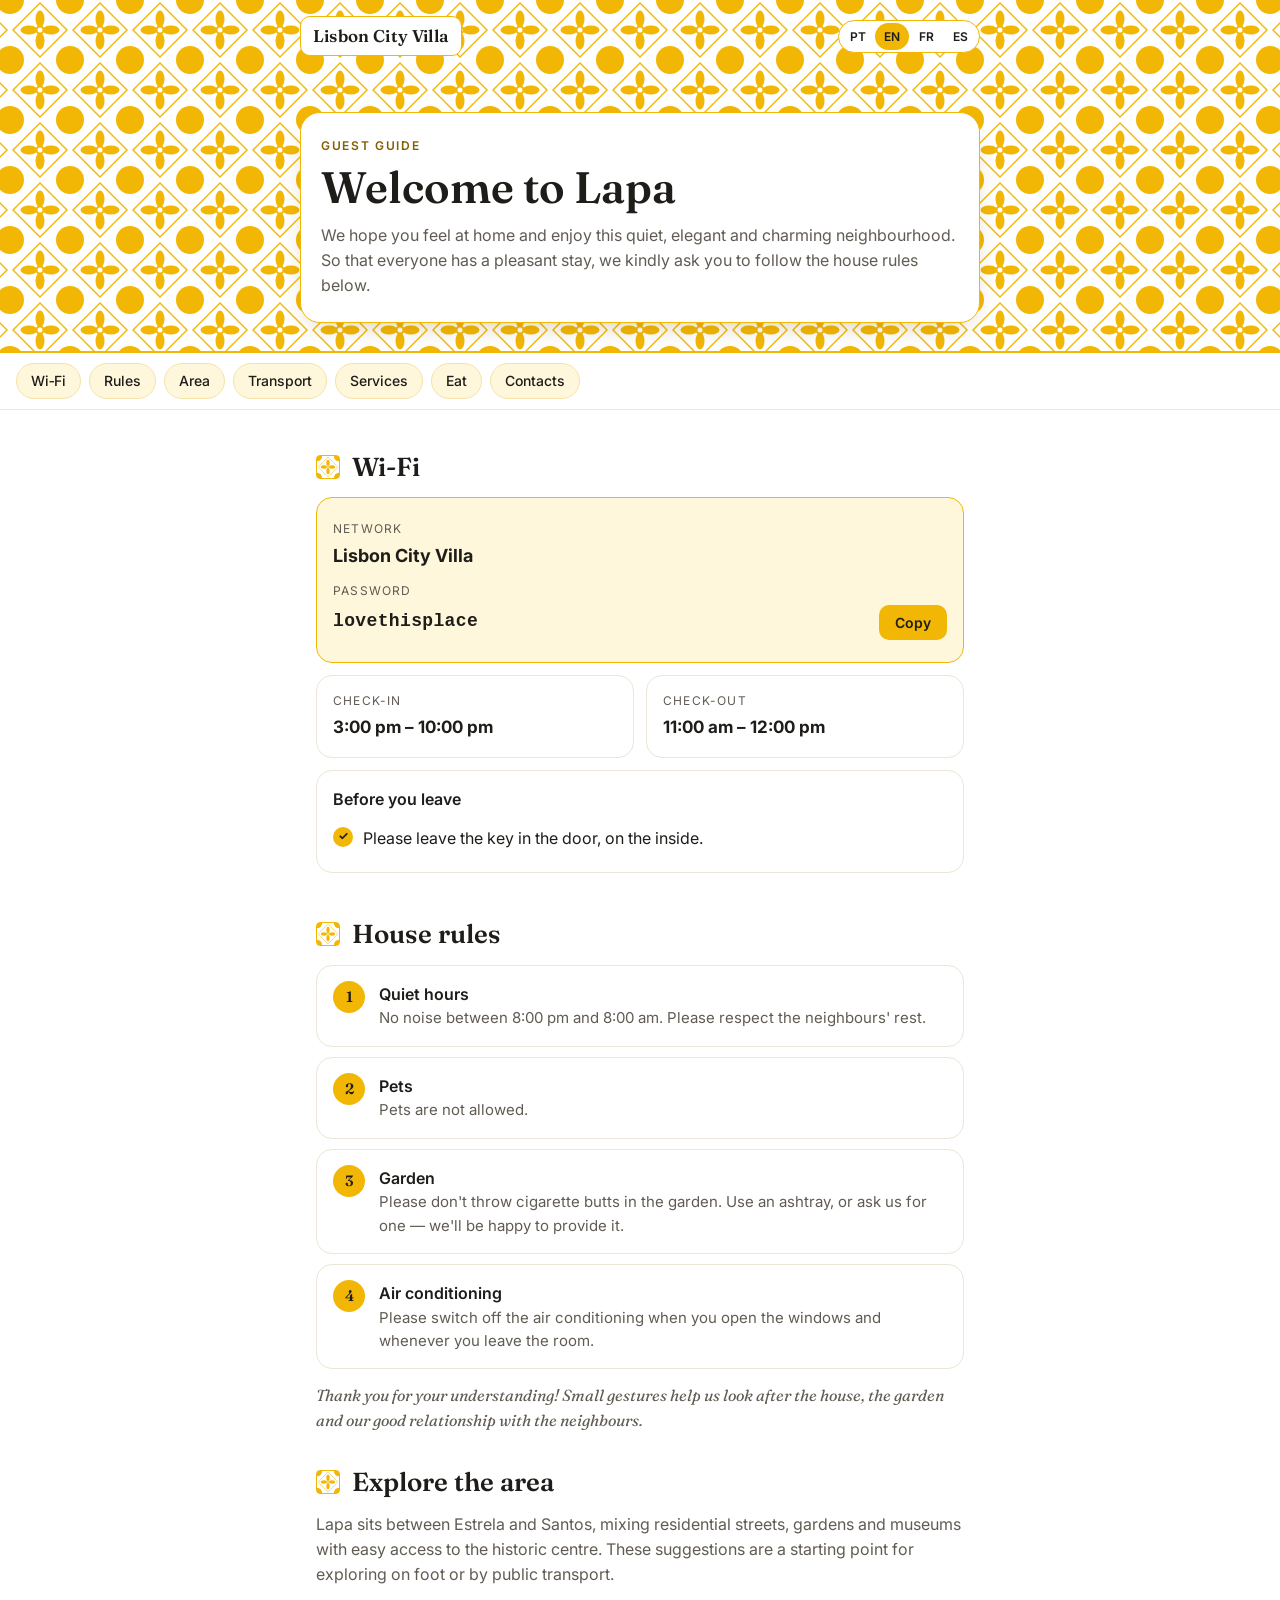
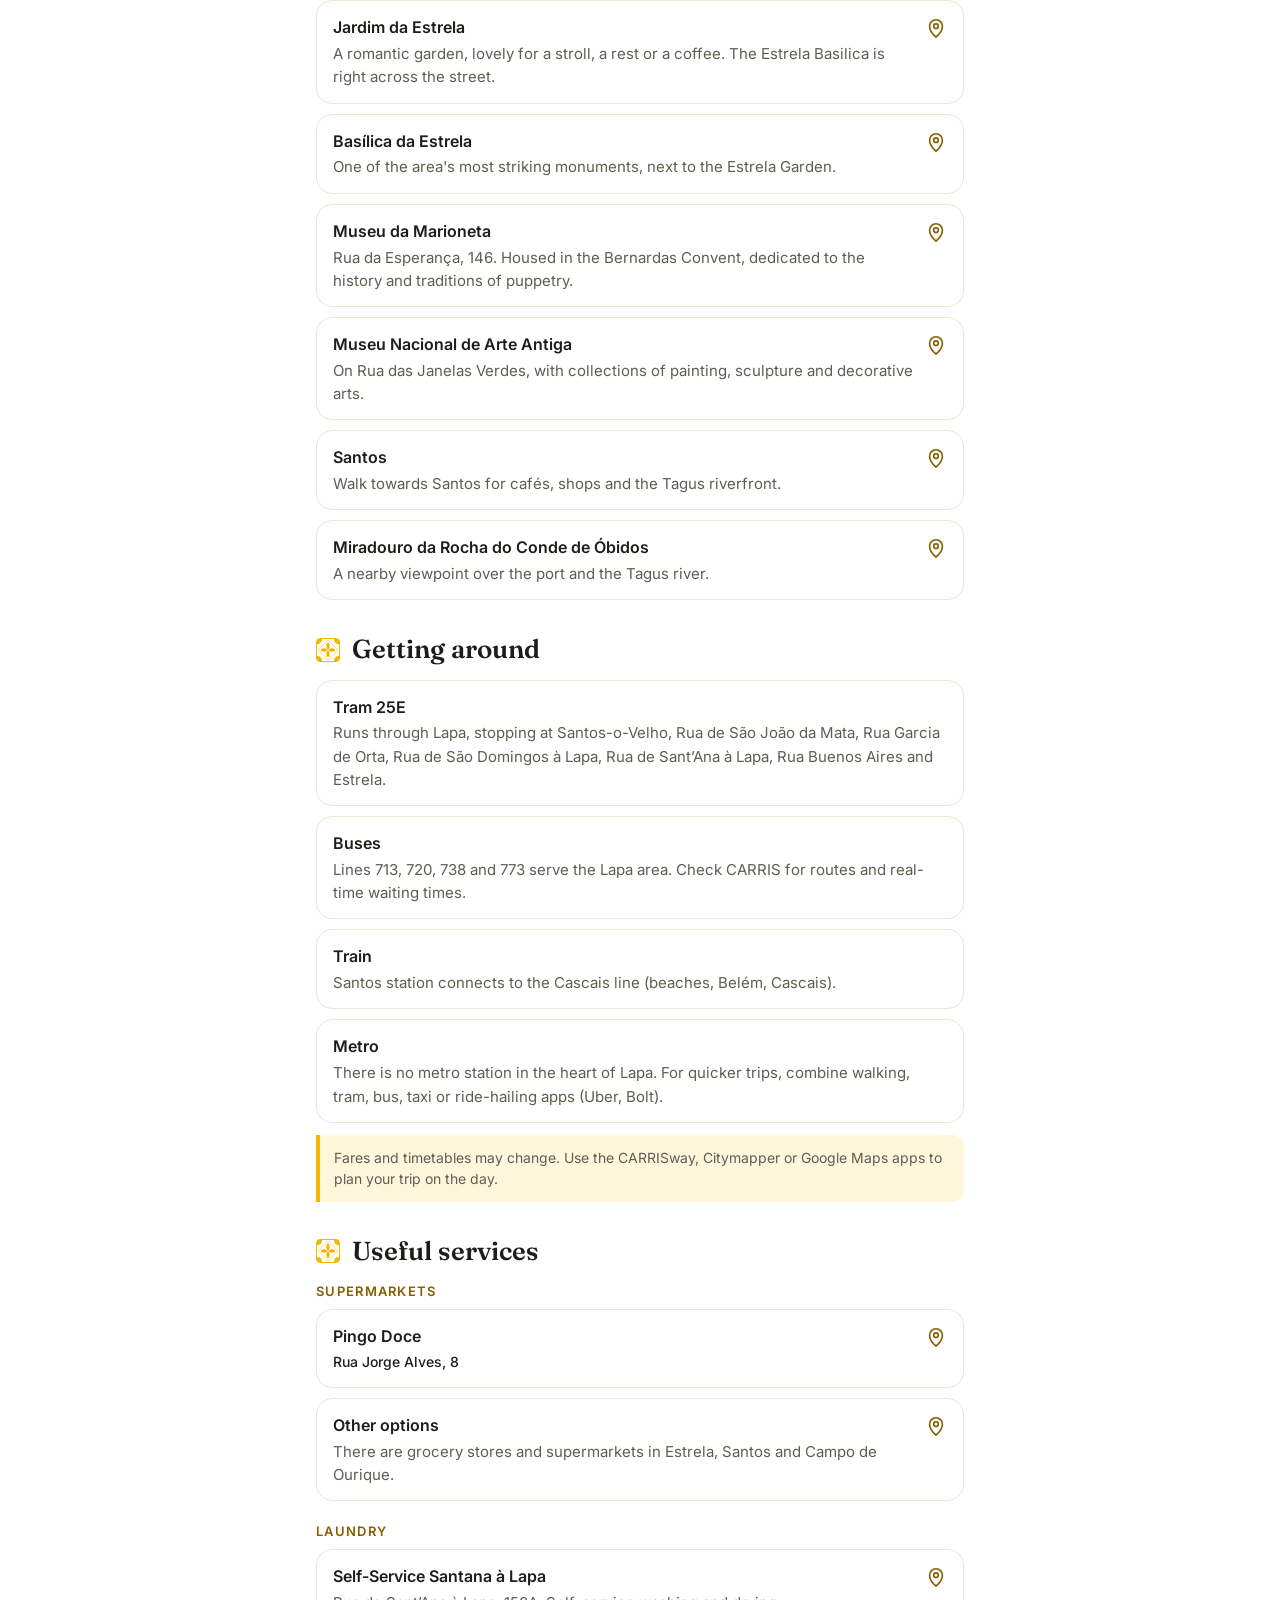
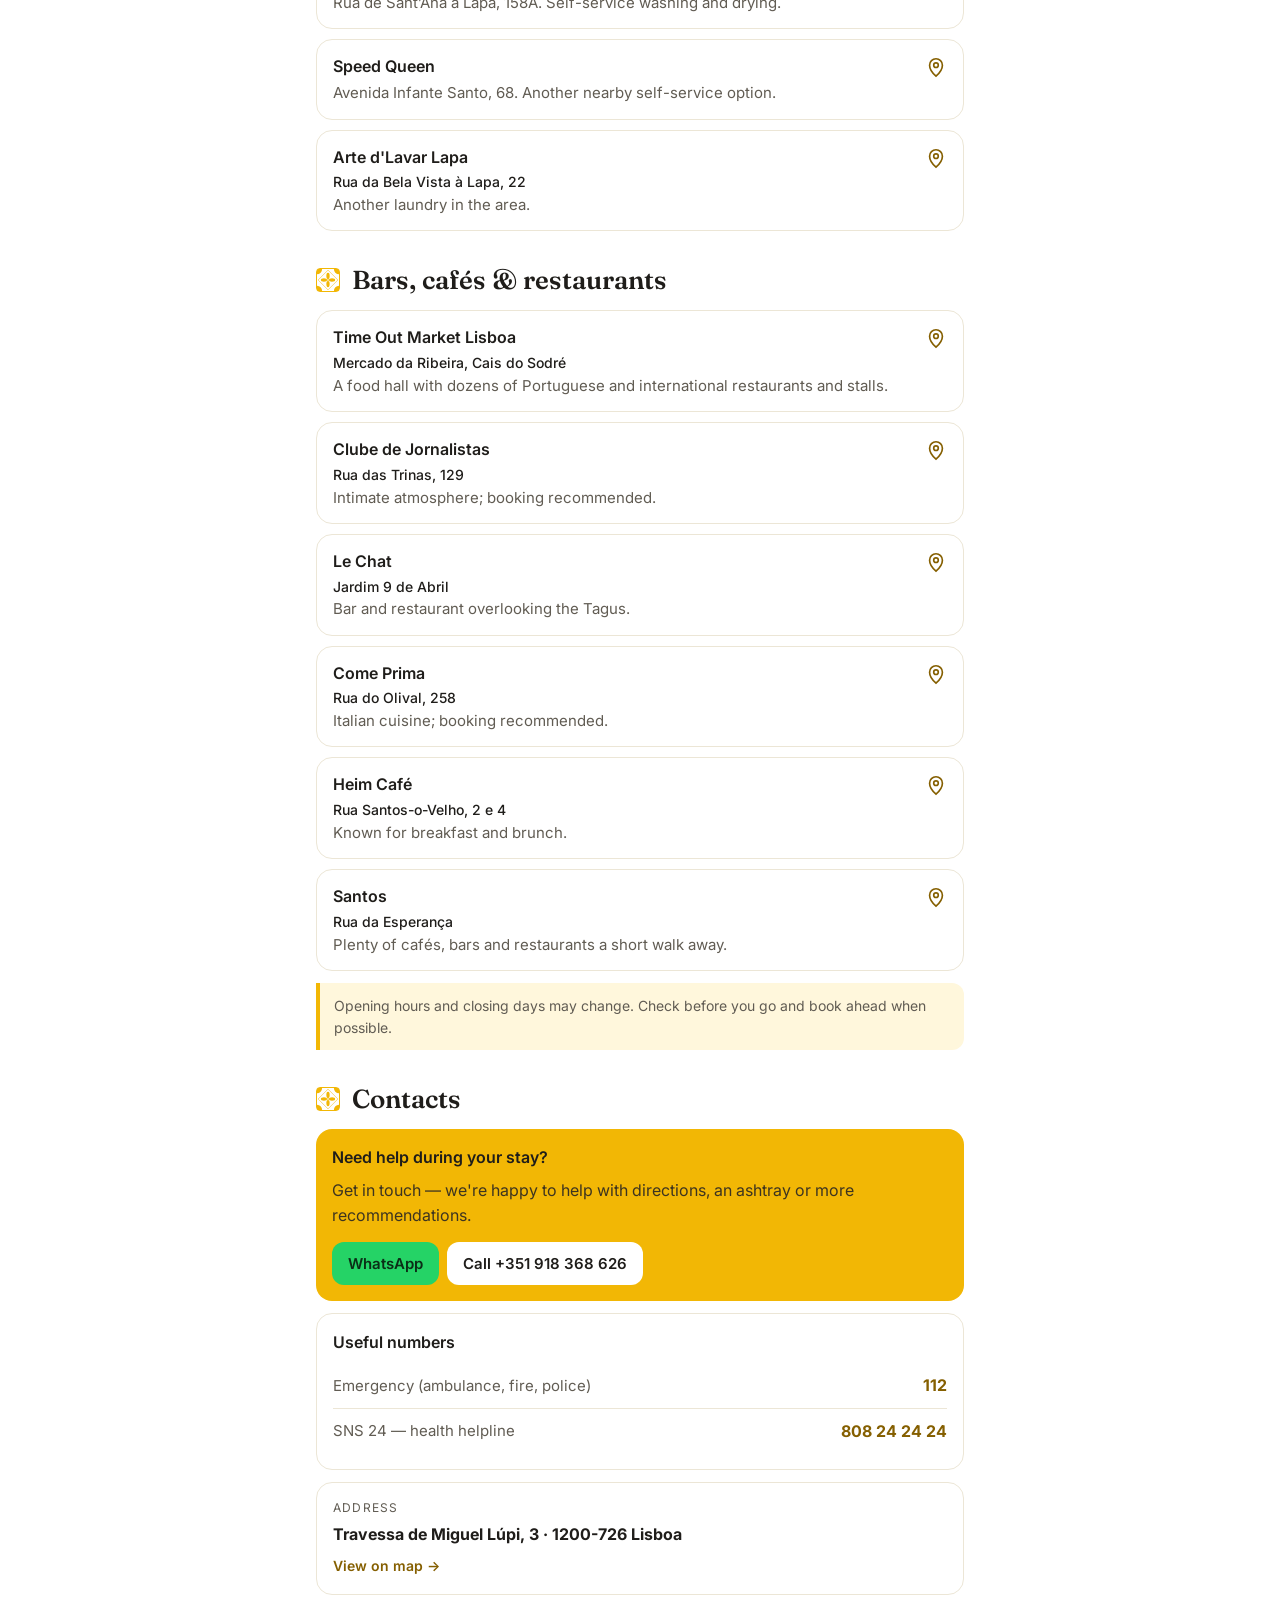
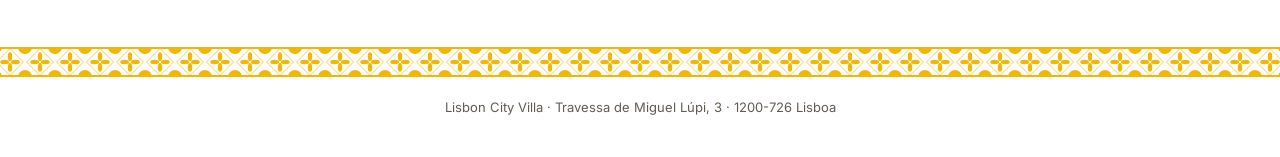
<file: index.html>
<!doctype html>
<html lang="pt">
<head>
  <meta charset="utf-8">
  <meta name="viewport" content="width=device-width, initial-scale=1, viewport-fit=cover">
  <title>Lisbon City Villa · Guest Guide</title>
  <meta name="robots" content="noindex">
  <meta name="theme-color" content="#f2b705">
  <link rel="preconnect" href="https://fonts.googleapis.com">
  <link rel="preconnect" href="https://fonts.gstatic.com" crossorigin>
  <link href="https://fonts.googleapis.com/css2?family=Fraunces:opsz,wght@9..144,400;9..144,600&family=Inter:wght@400;500;600&display=swap" rel="stylesheet">
  <link rel="stylesheet" href="style.css">
</head>
<body>
  <div id="app"></div>
  <noscript>Ative o JavaScript para ver o guia. · Please enable JavaScript to view this guide.</noscript>
  <script src="conteudo.js"></script>
  <script src="app.js"></script>
</body>
</html>
</file>
<file: style.css>
:root {
  --bg: #ffffff;
  --surface: #ffffff;
  --ink: #1f1d1a;
  --muted: #615c53;
  --line: #ece6d6;
  --yellow: #f2b705;
  --yellow-soft: #fff7dc;
  --yellow-ink: #855f00; /* amarelo escuro para texto sobre branco (contraste AA) */
  --radius: 16px;
  --serif: "Fraunces", Georgia, serif;
  --sans: "Inter", system-ui, -apple-system, sans-serif;
  /* Azulejo: cantos em quarto de círculo + flor central, repete-se em padrão */
  --azulejo: url("data:image/svg+xml,%3Csvg xmlns='http://www.w3.org/2000/svg' width='60' height='60' viewBox='0 0 60 60'%3E%3Cg fill='%23f2b705'%3E%3Cpath d='M0 0h14A14 14 0 0 1 0 14z'/%3E%3Cpath d='M60 0v14A14 14 0 0 1 46 0z'/%3E%3Cpath d='M60 60H46a14 14 0 0 1 14-14z'/%3E%3Cpath d='M0 60V46a14 14 0 0 1 14 14z'/%3E%3Cellipse cx='30' cy='19' rx='4.5' ry='8.5'/%3E%3Cellipse cx='30' cy='41' rx='4.5' ry='8.5'/%3E%3Cellipse cx='19' cy='30' rx='8.5' ry='4.5'/%3E%3Cellipse cx='41' cy='30' rx='8.5' ry='4.5'/%3E%3C/g%3E%3Ccircle cx='30' cy='30' r='3.5' fill='%23fff' stroke='%23f2b705' stroke-width='2'/%3E%3Cpath d='M30 3 57 30 30 57 3 30z' fill='none' stroke='%23f2b705' stroke-width='1.4'/%3E%3C/svg%3E");
}

* { box-sizing: border-box; }
html { scroll-behavior: smooth; scroll-padding-top: 64px; }
body {
  margin: 0; background: var(--bg); color: var(--ink);
  font: 16px/1.55 var(--sans); -webkit-font-smoothing: antialiased;
}
a { color: inherit; text-decoration: none; }
h1, h2, h3, p { margin: 0; }

/* ---------- Topo com padrão de azulejo ---------- */
.hero {
  background: var(--azulejo) center top / 60px 60px, #fff;
  padding: 16px 16px 28px; border-bottom: 2px solid var(--yellow);
}
.hero-top {
  display: flex; align-items: center; justify-content: space-between; gap: 10px;
  max-width: 680px; margin: 0 auto 56px;
}
.wordmark {
  font-family: var(--serif); font-size: 17px; font-weight: 600; letter-spacing: .01em;
  background: #fff; padding: 6px 12px; border-radius: 10px; border: 1.5px solid var(--yellow);
}
.logo { height: 44px; width: auto; background: #fff; padding: 4px 8px; border-radius: 10px; }
.langs { display: flex; background: #fff; border: 1.5px solid var(--yellow); border-radius: 999px; padding: 2px; }
.langs button {
  font: 600 12px var(--sans); color: var(--ink); background: none; border: 0;
  border-radius: 999px; padding: 6px 9px; cursor: pointer; min-width: 34px;
}
.langs button[aria-pressed="true"] { background: var(--yellow); }

.hero-body {
  max-width: 680px; margin: 0 auto; background: #fff; border-radius: 20px;
  padding: 24px 20px; border: 1.5px solid var(--yellow);
  box-shadow: 0 10px 30px -14px rgba(133, 95, 0, .45);
}
.eyebrow { font-size: 12px; text-transform: uppercase; letter-spacing: .14em; color: var(--yellow-ink); font-weight: 600; margin-bottom: 8px; }
.hero h1 { font-family: var(--serif); font-weight: 600; font-size: clamp(30px, 8.5vw, 44px); line-height: 1.08; margin-bottom: 12px; }
.lead { color: var(--muted); }

.tile-strip {
  height: 30px; background: var(--azulejo) center / 30px 30px;
  border-block: 2px solid var(--yellow);
}

/* ---------- Navegação rápida ---------- */
.chips {
  position: sticky; top: 0; z-index: 5; display: flex; gap: 8px; overflow-x: auto;
  padding: 10px 16px; background: rgba(255, 255, 255, .94);
  backdrop-filter: blur(8px); border-bottom: 1px solid var(--line); scrollbar-width: none;
}
.chips::-webkit-scrollbar { display: none; }
.chips a {
  flex: none; font-size: 14px; font-weight: 500; padding: 6px 14px; border-radius: 999px;
  background: var(--yellow-soft); border: 1px solid #f4e2a6;
}

main { max-width: 680px; margin: 0 auto; padding: 8px 16px 40px; }
.sec { padding-top: 34px; }
.sec h2 {
  font-family: var(--serif); font-weight: 600; font-size: 26px; line-height: 1.2;
  margin-bottom: 14px; display: flex; align-items: flex-start; gap: 12px;
}
.sec h2::before {
  content: ""; flex: none; width: 22px; height: 22px; margin-top: .12em;
  background: var(--azulejo) center / 22px 22px; border: 1.5px solid var(--yellow); border-radius: 4px;
}
h3 { font-size: 16px; font-weight: 600; }

.card {
  display: block; background: var(--surface); border: 1px solid var(--line);
  border-radius: var(--radius); padding: 16px; margin-bottom: 12px;
}
.card h3 { margin-bottom: 8px; }
.lbl { display: block; font-size: 12px; text-transform: uppercase; letter-spacing: .1em; color: var(--muted); }
.row { display: flex; align-items: center; gap: 10px; flex-wrap: wrap; padding: 6px 0; }
.row .lbl { width: 100%; margin-bottom: -6px; }
.row strong { font-size: 18px; word-break: break-all; }
.mono { font-family: ui-monospace, SFMono-Regular, Menlo, monospace; letter-spacing: .02em; }
.wifi { background: var(--yellow-soft); border: 1.5px solid var(--yellow); }
.copy {
  margin-left: auto; font: 600 14px var(--sans); color: var(--ink); background: var(--yellow);
  border: 0; border-radius: 10px; padding: 9px 16px; cursor: pointer;
}
.note { color: var(--muted); font-size: 14px; margin-top: 8px; }


.times { display: grid; grid-template-columns: 1fr 1fr; gap: 12px; }
.time strong { font-size: 17px; display: block; margin-top: 4px; }
.checks { margin: 0; padding: 0; list-style: none; }
.checks li { position: relative; padding: 6px 0 6px 30px; border-top: 1px solid var(--line); }
.checks li:first-child { border-top: 0; }
.checks li::before {
  content: "✓"; position: absolute; left: 0; top: 7px; width: 20px; height: 20px; border-radius: 50%;
  background: var(--yellow); font-size: 12px; font-weight: 700; display: grid; place-items: center;
}

.rules { list-style: none; margin: 0; padding: 0; counter-reset: r; display: grid; gap: 10px; }
.rules li {
  counter-increment: r; position: relative; border: 1px solid var(--line);
  border-radius: var(--radius); padding: 16px 16px 16px 62px;
}
.rules li::before {
  content: counter(r); position: absolute; left: 16px; top: 15px; width: 32px; height: 32px;
  border-radius: 50%; background: var(--yellow); font: 600 15px var(--serif); display: grid; place-items: center;
}
.rules p, .item p, .place p { color: var(--muted); font-size: 15px; }
.thanks { margin-top: 14px; font-family: var(--serif); font-style: italic; color: var(--muted); }

.intro { color: var(--muted); margin-bottom: 14px; }
.list { display: grid; gap: 10px; }
.place, .item {
  display: flex; gap: 12px; align-items: flex-start; justify-content: space-between;
  border: 1px solid var(--line); border-radius: var(--radius); padding: 14px 16px; background: var(--surface);
}
.item { display: block; }
.place h3, .item h3 { margin-bottom: 2px; }
.place svg { flex: none; width: 22px; height: 22px; margin-top: 2px; fill: none; stroke: var(--yellow-ink); stroke-width: 1.8; }
.place:hover { border-color: var(--yellow); }
.place:active { transform: scale(.99); }
.place .addr { color: var(--ink); font-size: 14px; font-weight: 500; }
.cat { margin: 20px 0 8px; font-size: 13px; text-transform: uppercase; letter-spacing: .1em; color: var(--yellow-ink); }
.cat:first-of-type { margin-top: 0; }
.tip {
  margin-top: 12px; font-size: 14px; color: var(--muted); padding: 12px 14px;
  border-left: 4px solid var(--yellow); background: var(--yellow-soft); border-radius: 0 12px 12px 0;
}

.help { background: var(--yellow); border: 0; }
.help p { color: #3d3420; }
.btns { display: flex; flex-wrap: wrap; gap: 8px; margin-top: 14px; }
.btn { font-weight: 600; font-size: 15px; padding: 10px 16px; border-radius: 12px; background: #fff; }
.btn.wa { background: #25d366; color: #0b2e17; }
.num { justify-content: space-between; border-top: 1px solid var(--line); padding: 10px 0; flex-wrap: nowrap; }
.num:first-of-type { border-top: 0; }
.num span { color: var(--muted); font-size: 15px; }
.num strong { font-size: 16px; color: var(--yellow-ink); white-space: nowrap; word-break: normal; }
.addr-card strong { display: block; margin: 4px 0 6px; }
.addr-card .link { color: var(--yellow-ink); font-weight: 600; font-size: 14px; }

footer { text-align: center; color: var(--muted); font-size: 13px; padding: 20px 16px 40px; }
</file>
